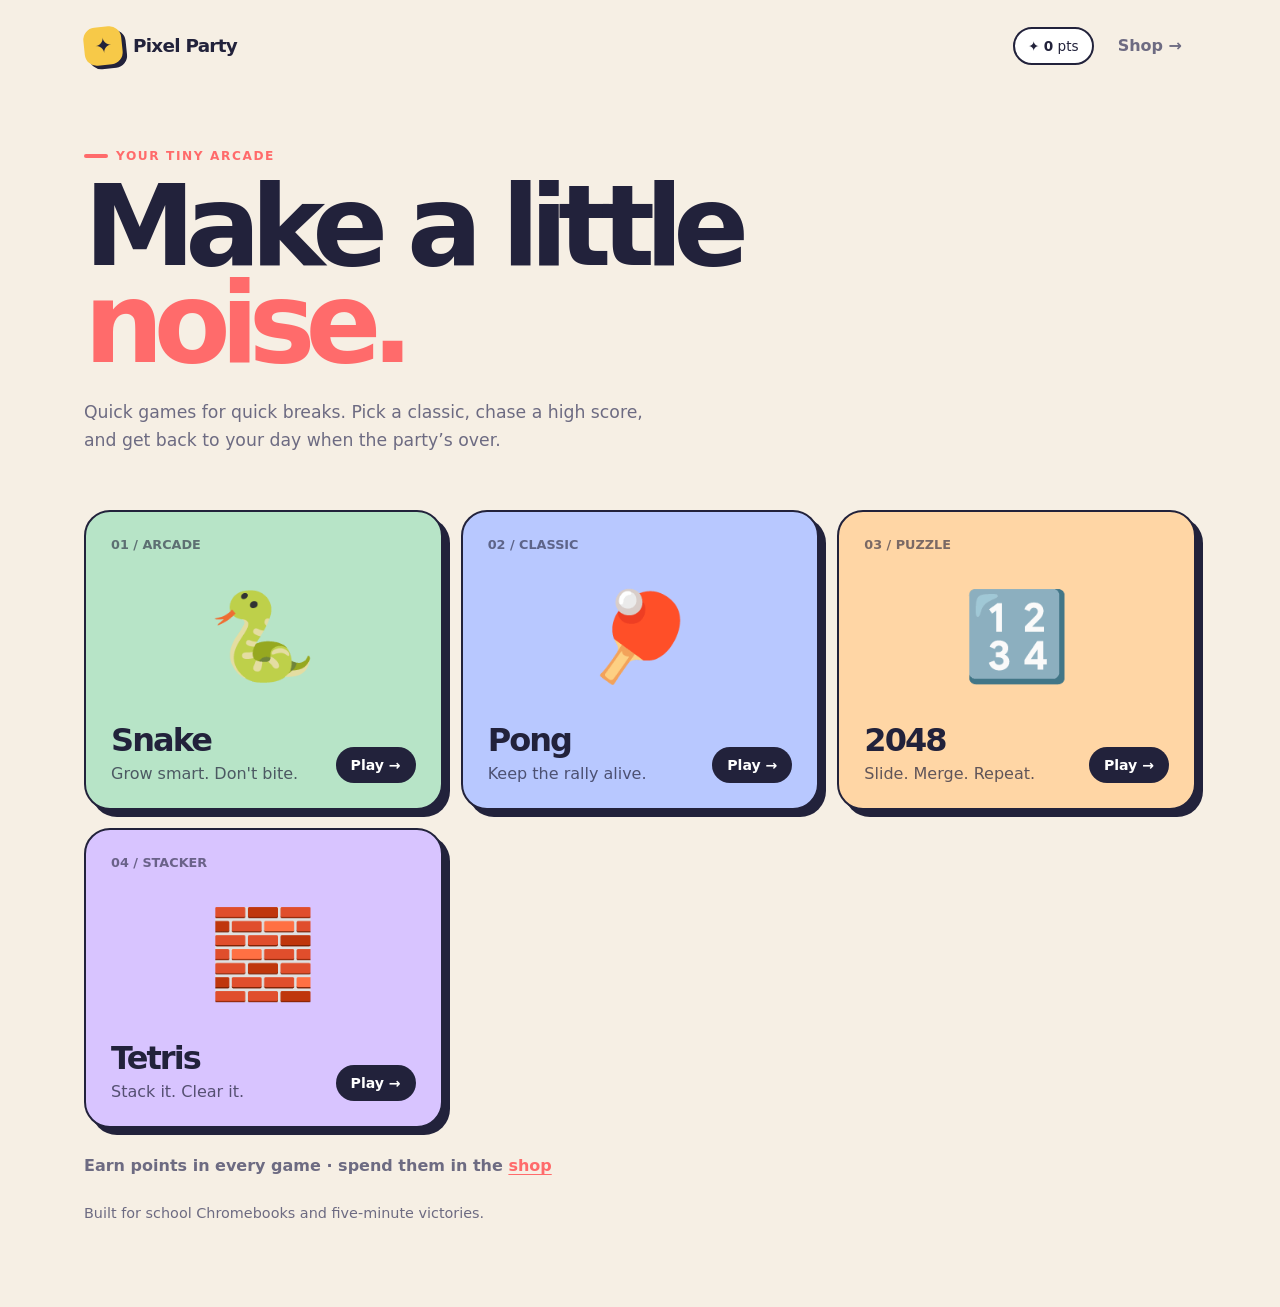
<file: index.html>
<!doctype html><html lang="en"><head><meta charset="utf-8"><meta name="viewport" content="width=device-width,initial-scale=1"><title>Pixel Party — Quick browser games</title><link rel="stylesheet" href="styles.css"><script src="progress.js"></script></head><body><div class="site-shell"><header class="topbar"><a class="brand" href="index.html"><span class="brand-mark">✦</span> Pixel Party</a><nav><span class="points-chip">✦ <strong data-points>0</strong> pts</span><a class="home-link" href="shop.html">Shop →</a></nav></header><main class="main"><section class="hero"><div class="eyebrow">Your tiny arcade</div><h1>Make a little <span>noise.</span></h1><p class="hero-copy">Quick games for quick breaks. Pick a classic, chase a high score, and get back to your day when the party’s over.</p></section><section class="game-grid" aria-label="Available games"><a class="game-card snake" href="snake.html"><div class="game-number">01 / ARCADE</div><div class="game-icon">🐍</div><div class="game-footer"><div><h2>Snake</h2><p>Grow smart. Don't bite.</p></div><span class="play-pill">Play →</span></div></a><a class="game-card pong" href="pong.html"><div class="game-number">02 / CLASSIC</div><div class="game-icon">🏓</div><div class="game-footer"><div><h2>Pong</h2><p>Keep the rally alive.</p></div><span class="play-pill">Play →</span></div></a><a class="game-card twenty" href="2048.html"><div class="game-number">03 / PUZZLE</div><div class="game-icon">🔢</div><div class="game-footer"><div><h2>2048</h2><p>Slide. Merge. Repeat.</p></div><span class="play-pill">Play →</span></div></a><a class="game-card tetris" href="tetris.html"><div class="game-number">04 / STACKER</div><div class="game-icon">🧱</div><div class="game-footer"><div><h2>Tetris</h2><p>Stack it. Clear it.</p></div><span class="play-pill">Play →</span></div></a></section><div class="earn-note">Earn points in every game · spend them in the <a href="shop.html">shop</a></div><p class="footer-note">Built for school Chromebooks and five-minute victories.</p></main></div></body></html>
</file>
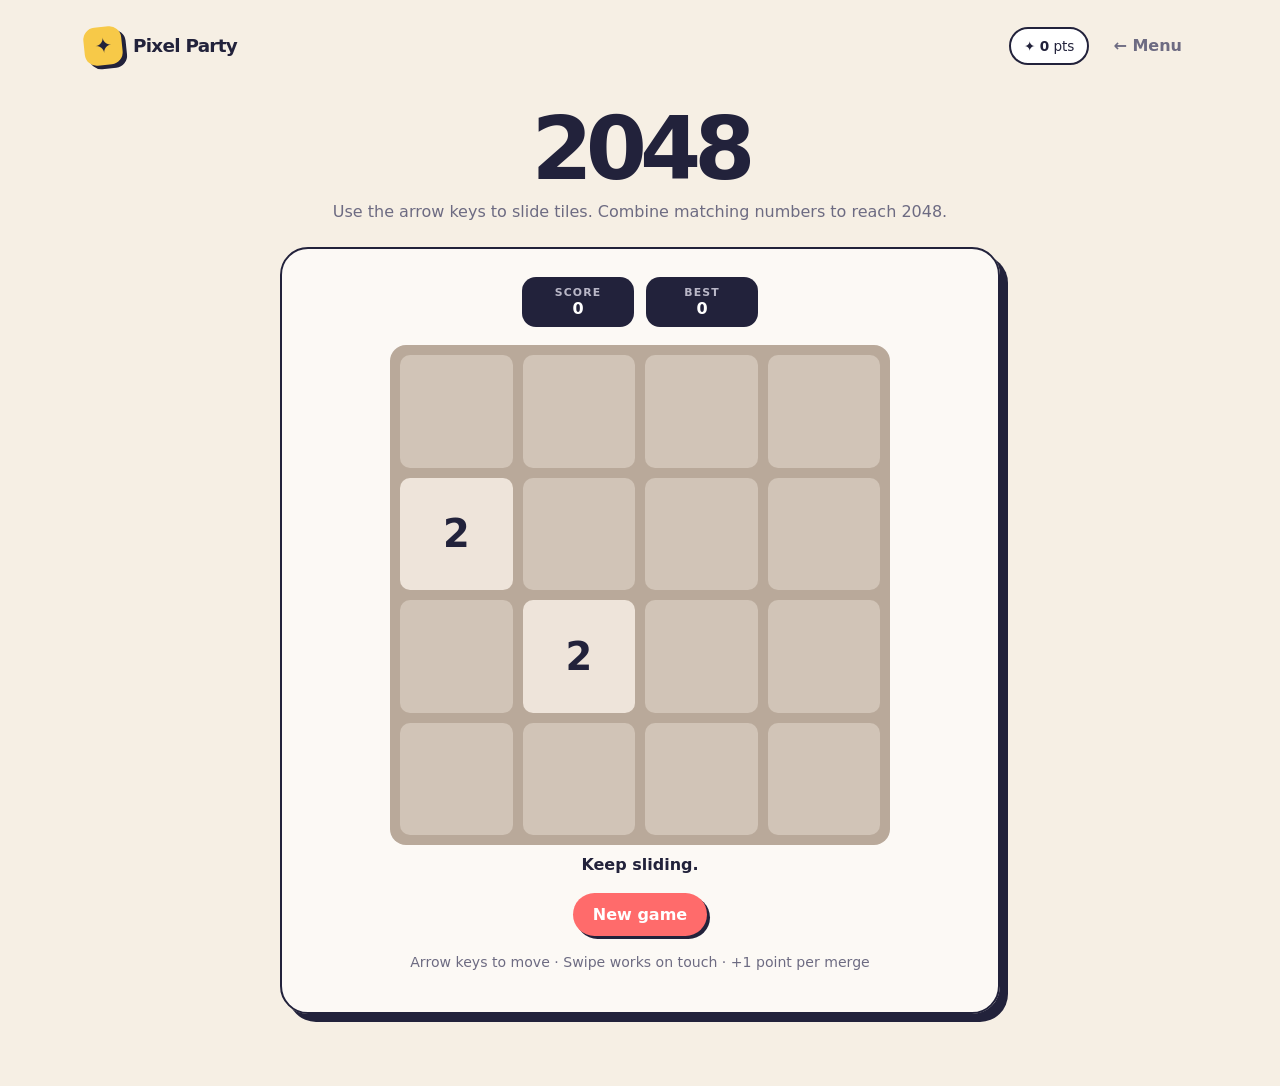
<file: 2048.html>
<!doctype html><html lang="en"><head><meta charset="utf-8"><meta name="viewport" content="width=device-width,initial-scale=1"><title>2048 — Pixel Party</title><link rel="stylesheet" href="styles.css"><script src="progress.js"></script></head><body><div class="site-shell"><header class="topbar"><a class="brand" href="index.html"><span class="brand-mark">✦</span> Pixel Party</a><nav><span class="points-chip">✦ <strong data-points>0</strong> pts</span><a class="home-link" href="index.html">← Menu</a></nav></header><main class="main game-main"><section class="game-wrap"><h1 class="game-title">2048</h1><p class="game-subtitle">Use the arrow keys to slide tiles. Combine matching numbers to reach 2048.</p><div class="game-panel"><div class="score-row"><div class="score-box"><small>Score</small><span id="score">0</span></div><div class="score-box"><small>Best</small><span id="best">0</span></div></div><div class="board-2048" id="board"></div><div id="status" class="status">Keep sliding.</div><button class="action-btn" id="restart">New game</button><p class="controls">Arrow keys to move · Swipe works on touch · +1 point per merge</p></div></section></main></div><script>let grid,score=0,best=+localStorage.game2048Best||0;const board=document.getElementById('board');document.getElementById('best').textContent=best;function stat(t){document.getElementById('status').textContent=t}function add(){let e=[];grid.forEach((r,y)=>r.forEach((v,x)=>{if(!v)e.push([x,y])}));if(e.length){let [x,y]=e[Math.floor(Math.random()*e.length)];grid[y][x]=Math.random()<.9?2:4}}function render(){board.innerHTML='';grid.flat().forEach(v=>{let t=document.createElement('div');t.className='tile';t.dataset.value=v||'';t.textContent=v||'';board.append(t)});document.getElementById('score').textContent=score;if(score>best){best=score;localStorage.game2048Best=best;document.getElementById('best').textContent=best}}function start(){grid=Array.from({length:4},()=>Array(4).fill(0));score=0;add();add();render();stat('Keep sliding.')}function canMove(){for(let y=0;y<4;y++)for(let x=0;x<4;x++)if(!grid[y][x]||grid[y][x+1]===grid[y][x]||grid[y+1]?.[x]===grid[y][x])return true;return false}function move(d){let old=JSON.stringify(grid),lines=[];for(let i=0;i<4;i++){let line=d==='left'||d==='right'?grid[i].slice():grid.map(r=>r[i]);if(d==='right'||d==='down')line.reverse();line=line.filter(Boolean);for(let j=0;j<line.length-1;j++)if(line[j]===line[j+1]){line[j]*=2;score+=line[j];PP.add(1);line.splice(j+1,1)}while(line.length<4)line.push(0);if(d==='right'||d==='down')line.reverse();lines.push(line)}for(let i=0;i<4;i++)if(d==='left'||d==='right')grid[i]=lines[i];else grid.forEach((r,j)=>r[i]=lines[j][i]);if(JSON.stringify(grid)!==old){add();render();if(grid.flat().includes(2048))stat('You found 2048! Keep going or start fresh.');else if(!canMove()){PP.add(20);stat('No more moves · +20 completion points!')}}}document.addEventListener('keydown',e=>{let d={'ArrowLeft':'left','ArrowRight':'right','ArrowUp':'up','ArrowDown':'down'}[e.key];if(d){e.preventDefault();move(d)}});let sx,sy;board.addEventListener('touchstart',e=>{sx=e.touches[0].clientX;sy=e.touches[0].clientY},{passive:true});board.addEventListener('touchend',e=>{let dx=e.changedTouches[0].clientX-sx,dy=e.changedTouches[0].clientY-sy;if(Math.max(Math.abs(dx),Math.abs(dy))<25)return;move(Math.abs(dx)>Math.abs(dy)?dx>0?'right':'left':dy>0?'down':'up')},{passive:true});document.getElementById('restart').onclick=start;start();</script></body></html>
</file>
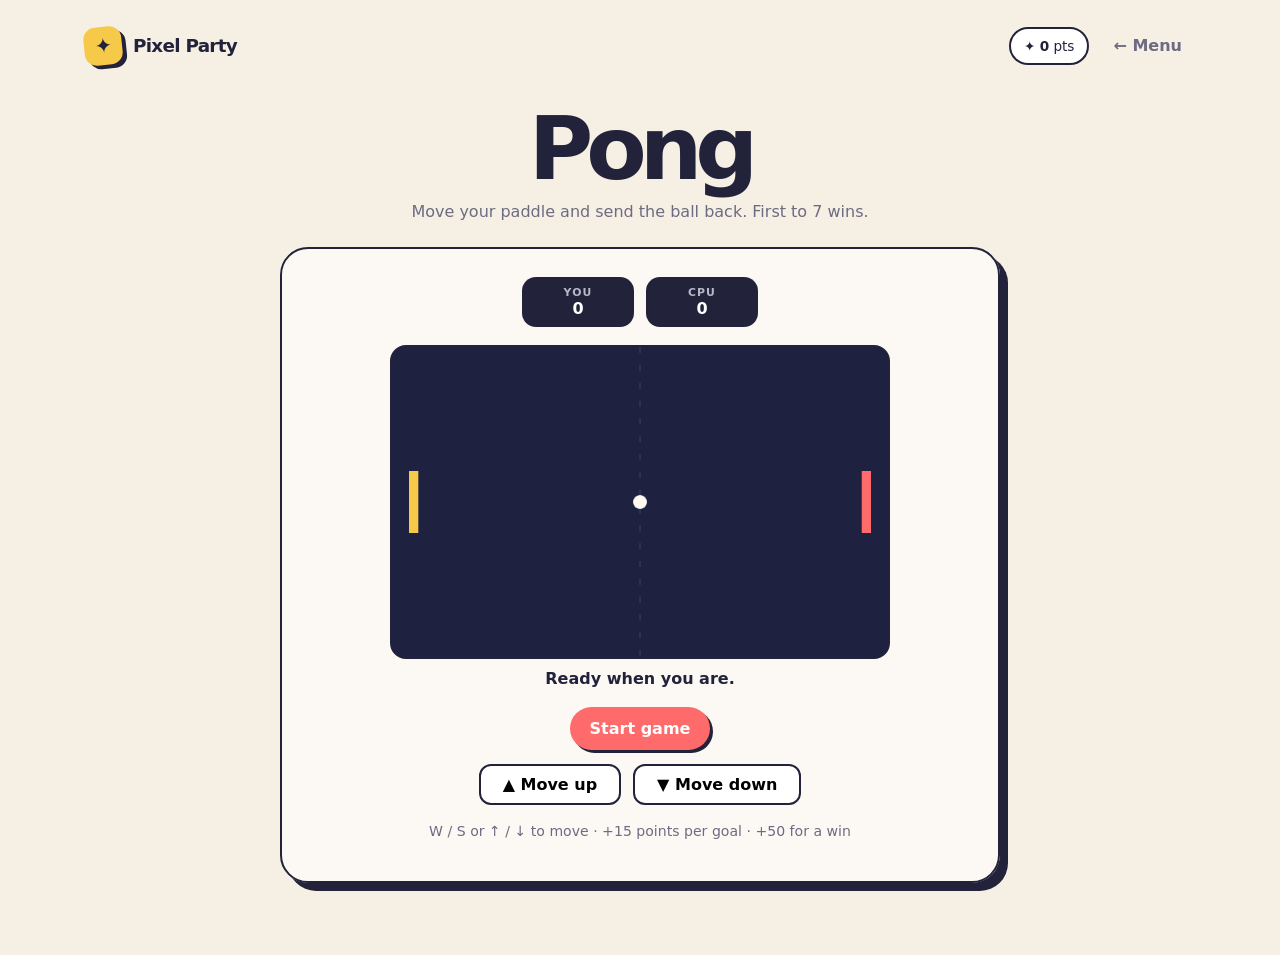
<file: pong.html>
<!doctype html><html lang="en"><head><meta charset="utf-8"><meta name="viewport" content="width=device-width,initial-scale=1"><title>Pong — Pixel Party</title><link rel="stylesheet" href="styles.css"><script src="progress.js"></script></head><body><div class="site-shell"><header class="topbar"><a class="brand" href="index.html"><span class="brand-mark">✦</span> Pixel Party</a><nav><span class="points-chip">✦ <strong data-points>0</strong> pts</span><a class="home-link" href="index.html">← Menu</a></nav></header><main class="main game-main"><section class="game-wrap"><h1 class="game-title">Pong</h1><p class="game-subtitle">Move your paddle and send the ball back. First to 7 wins.</p><div class="game-panel"><div class="score-row"><div class="score-box"><small>You</small><span id="you">0</span></div><div class="score-box"><small>CPU</small><span id="cpu">0</span></div></div><canvas class="pong-canvas" id="pong" width="640" height="400"></canvas><div id="status" class="status">Ready when you are.</div><button class="action-btn" id="start">Start game</button><div class="touch-controls"><button data-move="up">▲ Move up</button><button data-move="down">▼ Move down</button></div><p class="controls">W / S or ↑ / ↓ to move · +15 points per goal · +50 for a win</p></div></section></main></div><script>const c=document.getElementById('pong'),x=c.getContext('2d'),W=c.width,H=c.height;let you=0,cpu=0,py=160,ay=160,b={x:W/2,y:H/2,vx:5,vy:3},run=false,keys={};function stat(t){document.getElementById('status').textContent=t}function resetBall(d){b={x:W/2,y:H/2,vx:d*5,vy:(Math.random()>.5?1:-1)*3}}function draw(){x.fillStyle='#1e2140';x.fillRect(0,0,W,H);x.strokeStyle='rgba(255,255,255,.18)';x.setLineDash([8,15]);x.beginPath();x.moveTo(W/2,0);x.lineTo(W/2,H);x.stroke();x.setLineDash([]);x.fillStyle='#f7c948';x.fillRect(22,py,12,80);x.fillStyle='#ff6b6b';x.fillRect(W-34,ay,12,80);x.beginPath();x.arc(b.x,b.y,9,0,7);x.fillStyle='#fffaf2';x.fill()}function point(w){if(w==='you'){you++;PP.add(15)}else{cpu++;PP.add(5)}document.getElementById(w).textContent=w==='you'?you:cpu;if(you===7||cpu===7){run=false;if(you===7){PP.add(50);stat('You win! +50 bonus points.')}else stat('CPU wins · +5 points for the goal.');document.getElementById('start').textContent='Play again'}else resetBall(w==='you'?1:-1)}function tick(){if(!run)return;if(keys.ArrowUp||keys.w)py-=7;if(keys.ArrowDown||keys.s)py+=7;py=Math.max(0,Math.min(H-80,py));ay+=((b.y-40)-ay)*.075;b.x+=b.vx;b.y+=b.vy;if(b.y<9||b.y>H-9)b.vy*=-1;if(b.x<45&&b.x>25&&b.y>py-8&&b.y<py+88){b.vx=Math.abs(b.vx)*1.04;b.vy+=(b.y-(py+40))*.08}if(b.x>W-45&&b.x<W-25&&b.y>ay-8&&b.y<ay+88){b.vx=-Math.abs(b.vx)*1.04;b.vy+=(b.y-(ay+40))*.08}if(b.x<0)point('cpu');if(b.x>W)point('you');draw();requestAnimationFrame(tick)}document.addEventListener('keydown',e=>keys[e.key]=true);document.addEventListener('keyup',e=>keys[e.key]=false);document.querySelectorAll('[data-move]').forEach(el=>{let k=el.dataset.move==='up'?'ArrowUp':'ArrowDown';el.onpointerdown=()=>keys[k]=true;el.onpointerup=()=>keys[k]=false;el.onpointerleave=()=>keys[k]=false});document.getElementById('start').onclick=()=>{you=cpu=0;document.getElementById('you').textContent=0;document.getElementById('cpu').textContent=0;py=ay=160;resetBall(Math.random()>.5?1:-1);run=true;stat('Game on!');document.getElementById('start').textContent='Restart';requestAnimationFrame(tick)};draw();</script></body></html>
</file>
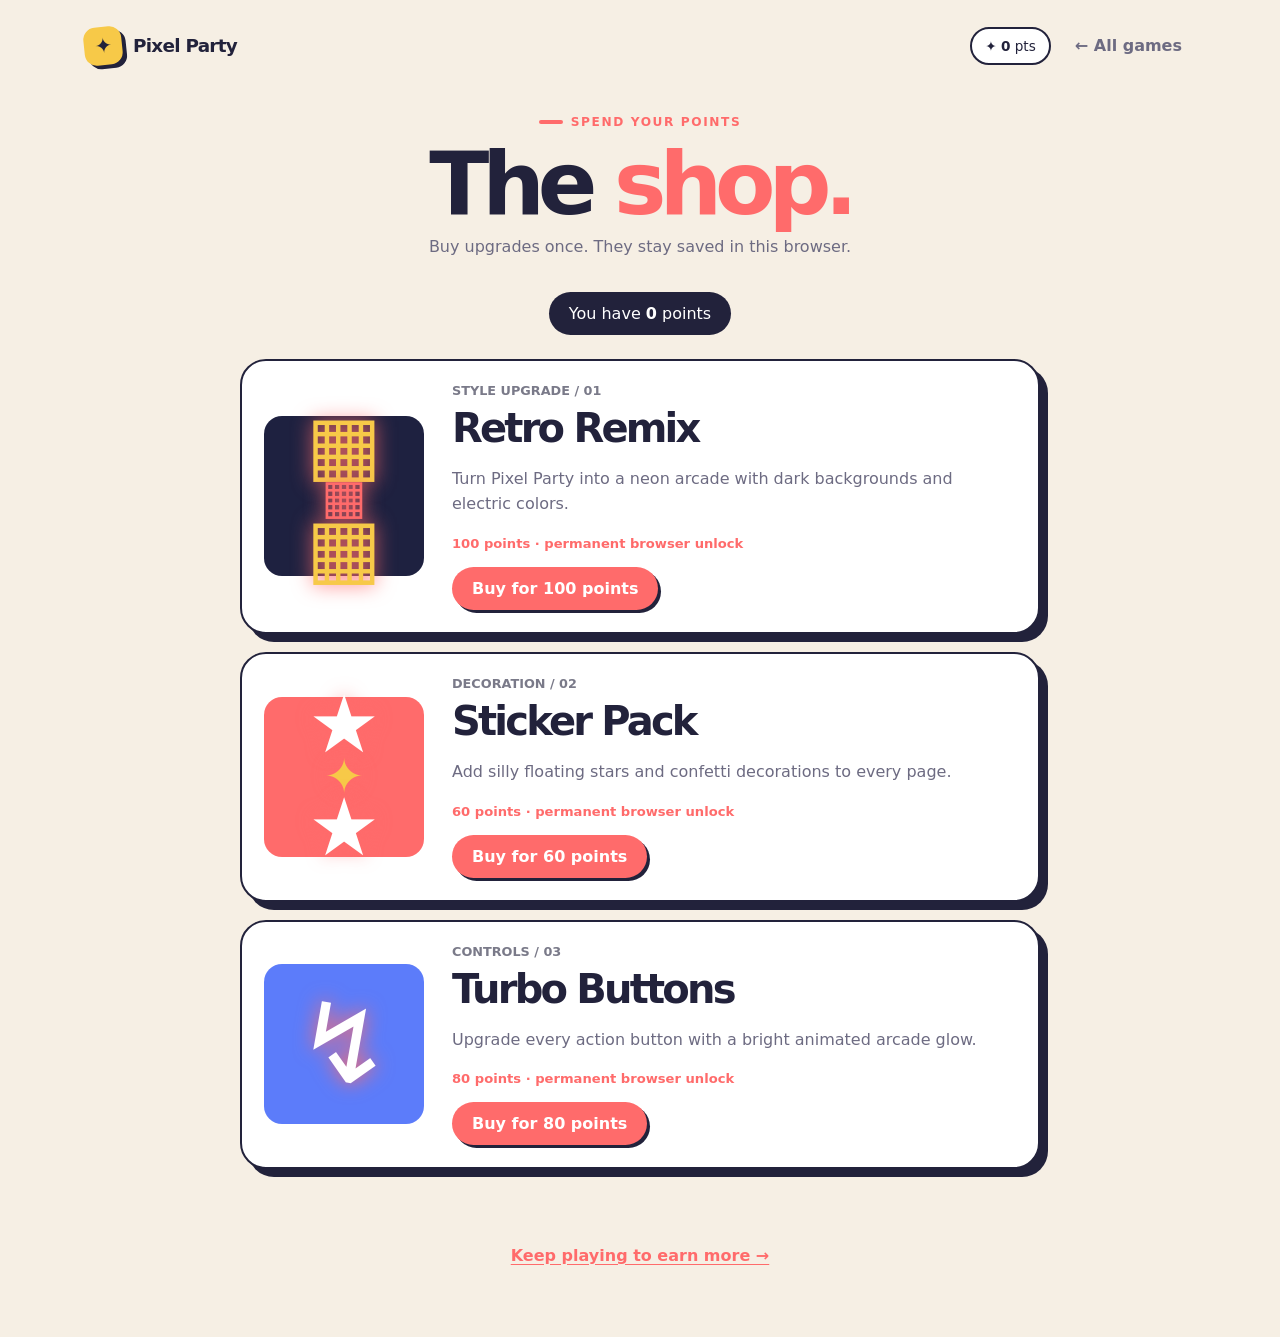
<file: shop.html>
<!doctype html><html lang="en"><head><meta charset="utf-8"><meta name="viewport" content="width=device-width,initial-scale=1"><title>Shop — Pixel Party</title><link rel="stylesheet" href="styles.css"><script src="progress.js"></script></head><body><div class="site-shell"><header class="topbar"><a class="brand" href="index.html"><span class="brand-mark">✦</span> Pixel Party</a><nav><span class="points-chip">✦ <strong data-points>0</strong> pts</span><a class="home-link" href="index.html">← All games</a></nav></header><main class="main game-main"><section class="shop-wrap"><div class="eyebrow">Spend your points</div><h1 class="game-title">The <span>shop.</span></h1><p class="game-subtitle">Buy upgrades once. They stay saved in this browser.</p><div class="points-banner">You have <strong data-points>0</strong> points</div><div class="shop-grid"><article class="shop-card"><div class="shop-preview retro-preview">▦<span>▦</span>▦</div><div><div class="game-number">STYLE UPGRADE / 01</div><h2>Retro Remix</h2><p>Turn Pixel Party into a neon arcade with dark backgrounds and electric colors.</p><span class="shop-status" data-shop-status="retro" data-cost="100"></span><br><button class="action-btn shop-buy" data-shop-key="retro" data-cost="100">Buy for 100 points</button></div></article><article class="shop-card"><div class="shop-preview sticker-preview">★<span>✦</span>★</div><div><div class="game-number">DECORATION / 02</div><h2>Sticker Pack</h2><p>Add silly floating stars and confetti decorations to every page.</p><span class="shop-status" data-shop-status="stickers" data-cost="60"></span><br><button class="action-btn shop-buy" data-shop-key="stickers" data-cost="60">Buy for 60 points</button></div></article><article class="shop-card"><div class="shop-preview turbo-preview">↯</div><div><div class="game-number">CONTROLS / 03</div><h2>Turbo Buttons</h2><p>Upgrade every action button with a bright animated arcade glow.</p><span class="shop-status" data-shop-status="turbo" data-cost="80"></span><br><button class="action-btn shop-buy" data-shop-key="turbo" data-cost="80">Buy for 80 points</button></div></article></div><p id="message" class="status"></p><a class="back-link" href="index.html">Keep playing to earn more →</a></section></main></div><script>document.querySelectorAll('.shop-buy').forEach(button=>button.onclick=()=>{let key=button.dataset.shopKey,cost=+button.dataset.cost;if(PP.owned(key)){document.getElementById('message').textContent='You already own this upgrade.';return}if(PP.buy(key,cost))document.getElementById('message').textContent='Purchased! Your upgrade is now active.';else document.getElementById('message').textContent='Not enough points yet — play another game first.'});</script></body></html>
</file>
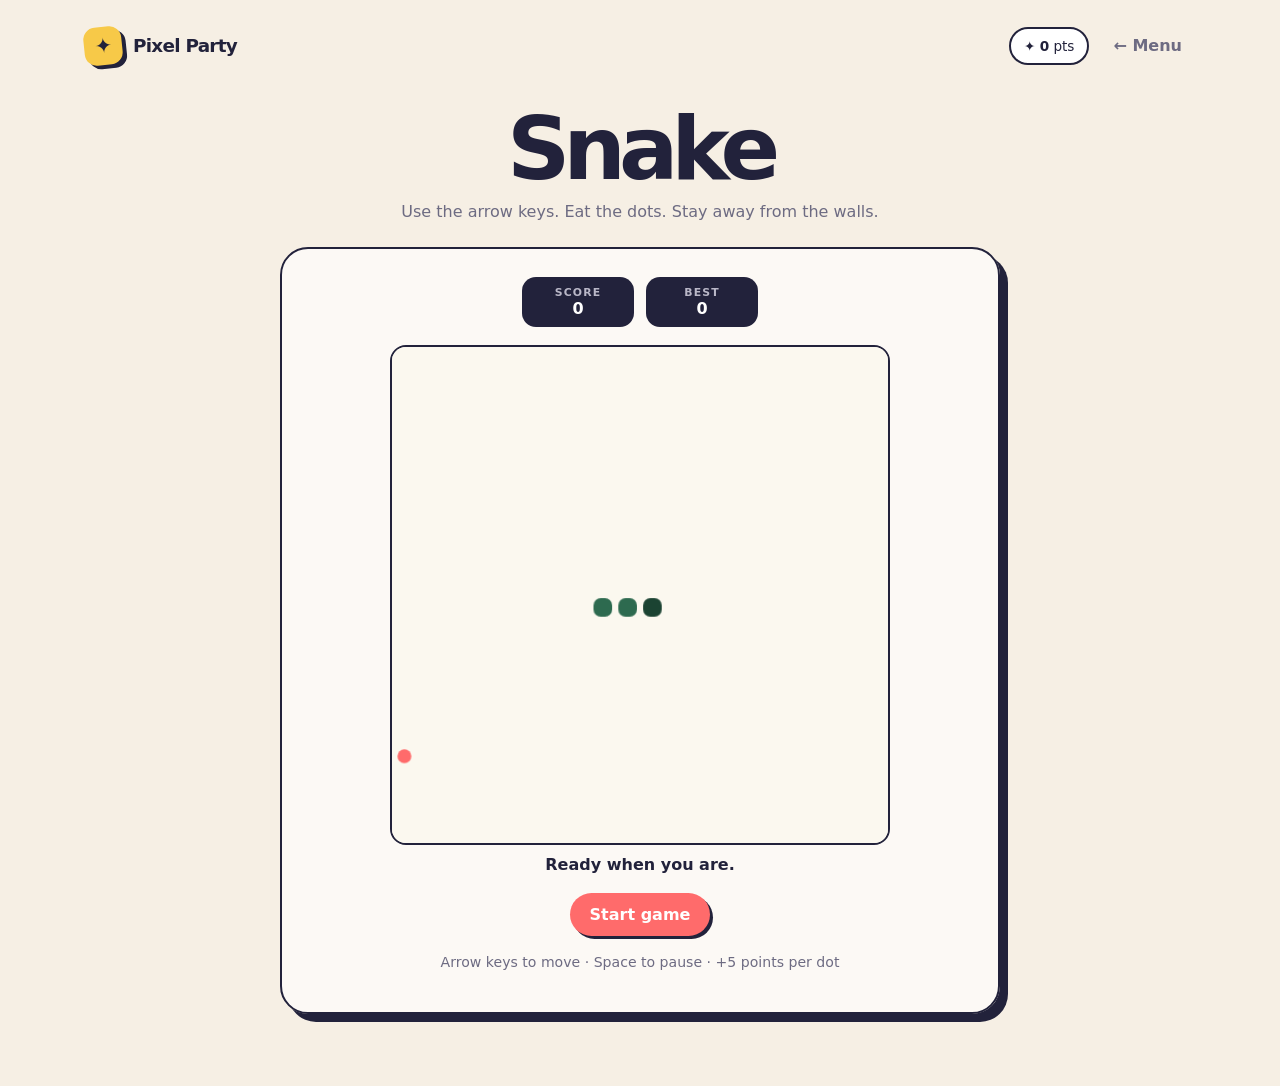
<file: snake.html>
<!doctype html><html lang="en"><head><meta charset="utf-8"><meta name="viewport" content="width=device-width,initial-scale=1"><title>Snake — Pixel Party</title><link rel="stylesheet" href="styles.css"><script src="progress.js"></script></head><body><div class="site-shell"><header class="topbar"><a class="brand" href="index.html"><span class="brand-mark">✦</span> Pixel Party</a><nav><span class="points-chip">✦ <strong data-points>0</strong> pts</span><a class="home-link" href="index.html">← Menu</a></nav></header><main class="main game-main"><section class="game-wrap"><h1 class="game-title">Snake</h1><p class="game-subtitle">Use the arrow keys. Eat the dots. Stay away from the walls.</p><div class="game-panel"><div class="score-row"><div class="score-box"><small>Score</small><span id="score">0</span></div><div class="score-box"><small>Best</small><span id="best">0</span></div></div><canvas id="game" width="480" height="480"></canvas><div id="status" class="status">Ready when you are.</div><button class="action-btn" id="restart">Start game</button><p class="controls">Arrow keys to move · Space to pause · +5 points per dot</p></div></section></main></div><script>const c=document.getElementById('game'),x=c.getContext('2d'),N=20,S=c.width/N;let snake,food,dir,next,score,run=false,paused=false,best=+localStorage.snakeBest||0;document.getElementById('best').textContent=best;function stat(t){document.getElementById('status').textContent=t}function place(){do{food={x:Math.floor(Math.random()*N),y:Math.floor(Math.random()*N)}}while(snake.some(p=>p.x===food.x&&p.y===food.y))}function draw(){x.fillStyle='#fbf8ef';x.fillRect(0,0,c.width,c.height);x.fillStyle='#ff6b6b';x.beginPath();x.arc(food.x*S+S/2,food.y*S+S/2,S*.28,0,7);x.fill();snake.forEach((p,i)=>{x.fillStyle=i?'#2d6a4f':'#1b4332';x.beginPath();x.roundRect(p.x*S+3,p.y*S+3,S-6,S-6,7);x.fill()})}function reset(){snake=[{x:10,y:10},{x:9,y:10},{x:8,y:10}];dir={x:1,y:0};next=dir;score=0;run=false;paused=false;place();draw();document.getElementById('score').textContent=0;stat('Ready when you are.');document.getElementById('restart').textContent='Start game'}function tick(){if(!run||paused)return;dir=next;let h={x:snake[0].x+dir.x,y:snake[0].y+dir.y};if(h.x<0||h.x>=N||h.y<0||h.y>=N||snake.some(p=>p.x===h.x&&p.y===h.y)){run=false;PP.add(10);stat('Game over · +10 points for playing!');document.getElementById('restart').textContent='Play again';return}snake.unshift(h);if(h.x===food.x&&h.y===food.y){score++;PP.add(5);document.getElementById('score').textContent=score;if(score>best){best=score;localStorage.snakeBest=best;document.getElementById('best').textContent=best}place()}else snake.pop();draw()}document.addEventListener('keydown',e=>{let k=e.key;if(['ArrowUp','ArrowDown','ArrowLeft','ArrowRight',' '].includes(k))e.preventDefault();if(k===' ')paused=!paused;if(k==='ArrowUp'&&dir.y!==1)next={x:0,y:-1};if(k==='ArrowDown'&&dir.y!==-1)next={x:0,y:1};if(k==='ArrowLeft'&&dir.x!==1)next={x:-1,y:0};if(k==='ArrowRight'&&dir.x!==-1)next={x:1,y:0}});document.getElementById('restart').onclick=()=>{reset();run=true;document.getElementById('restart').textContent='Restart';stat('Go!')};reset();setInterval(tick,115);</script></body></html>
</file>
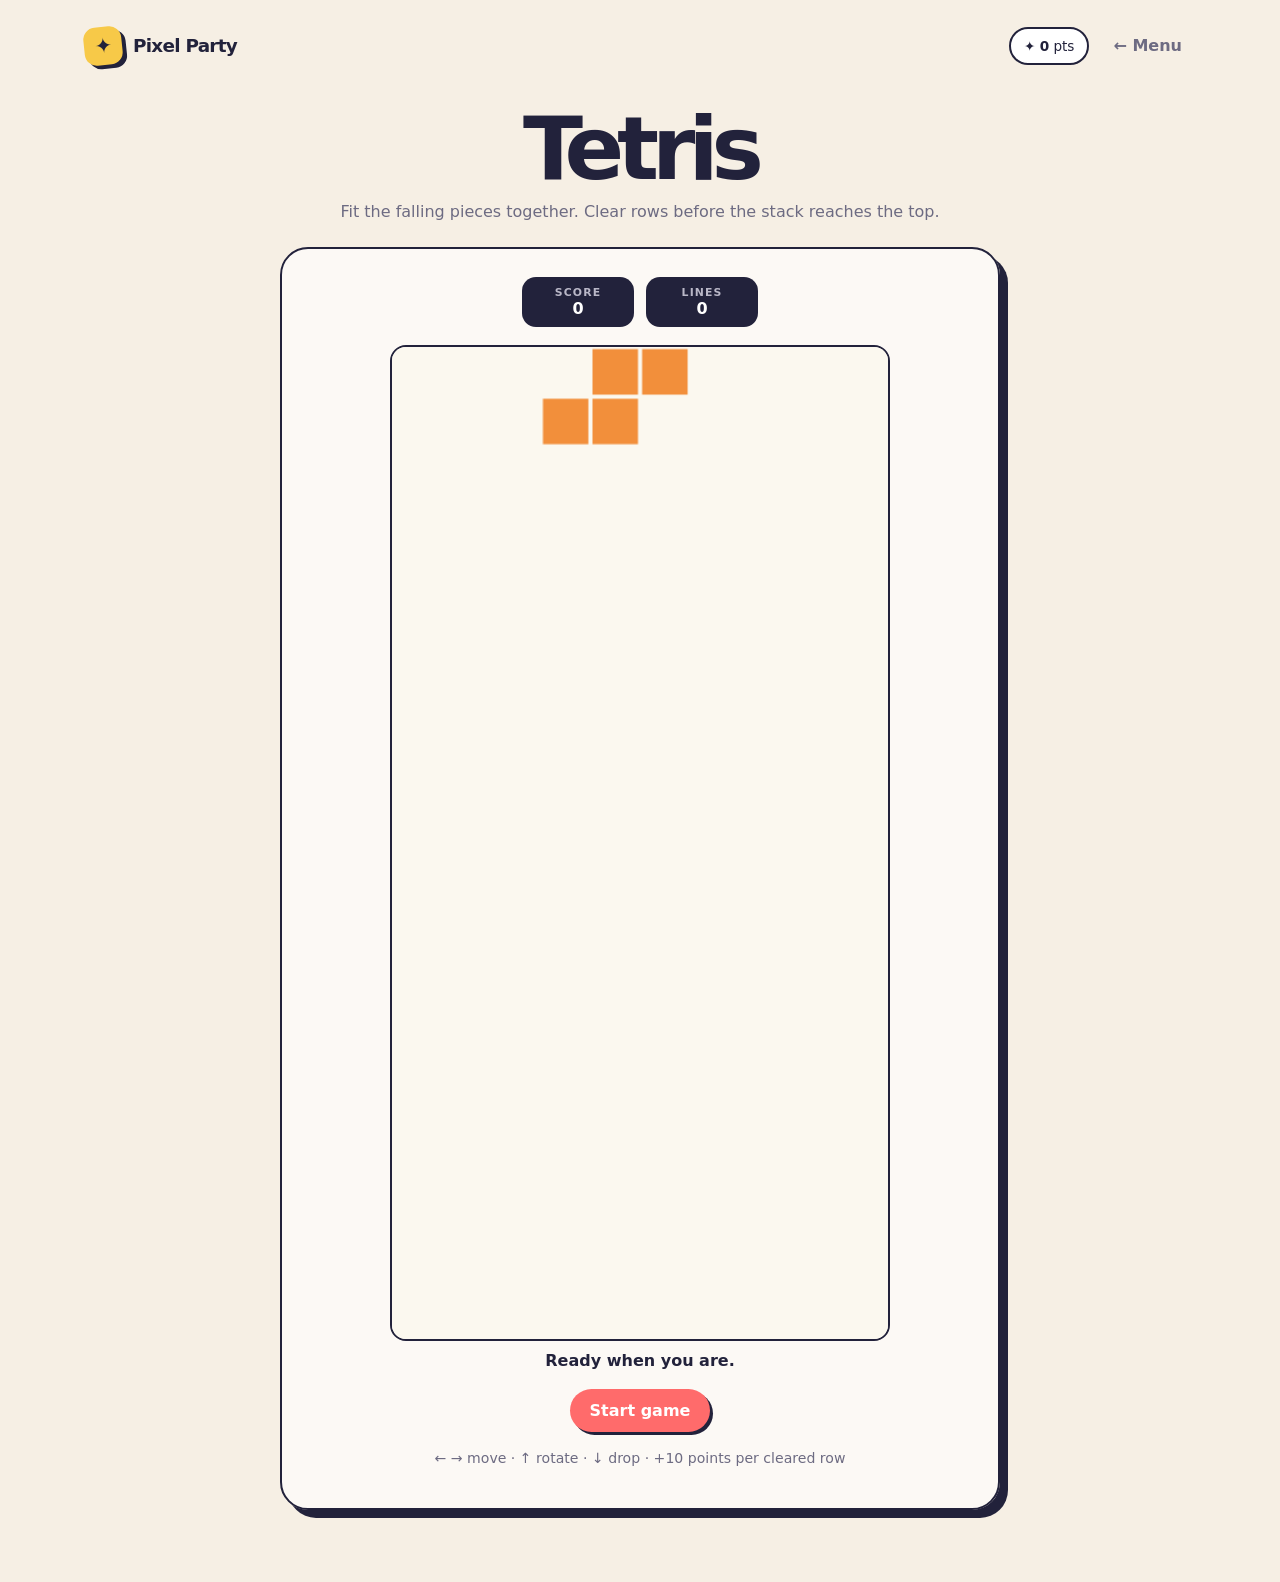
<file: tetris.html>
<!doctype html><html lang="en"><head><meta charset="utf-8"><meta name="viewport" content="width=device-width,initial-scale=1"><title>Tetris — Pixel Party</title><link rel="stylesheet" href="styles.css"><script src="progress.js"></script></head><body><div class="site-shell"><header class="topbar"><a class="brand" href="index.html"><span class="brand-mark">✦</span> Pixel Party</a><nav><span class="points-chip">✦ <strong data-points>0</strong> pts</span><a class="home-link" href="index.html">← Menu</a></nav></header><main class="main game-main"><section class="game-wrap"><h1 class="game-title">Tetris</h1><p class="game-subtitle">Fit the falling pieces together. Clear rows before the stack reaches the top.</p><div class="game-panel"><div class="score-row"><div class="score-box"><small>Score</small><span id="score">0</span></div><div class="score-box"><small>Lines</small><span id="lines">0</span></div></div><canvas id="tetris" width="240" height="480" aria-label="Tetris game"></canvas><div id="status" class="status">Ready when you are.</div><button class="action-btn" id="start">Start game</button><p class="controls">← → move · ↑ rotate · ↓ drop · +10 points per cleared row</p></div></section></main></div><script>
const c=document.getElementById('tetris'),x=c.getContext('2d'),cols=10,rows=20,cell=24,colors=['#5c7cfa','#f7c948','#ff6b6b','#52b788','#8e6cff','#f28f3b','#4cc9f0'];const shapes=[[[1,1,1,1]],[[1,1],[1,1]],[[0,1,0],[1,1,1]],[[1,0,0],[1,1,1]],[[0,0,1],[1,1,1]],[[0,1,1],[1,1,0]],[[1,1,0],[0,1,1]]];let board,piece,px,py,score=0,lines=0,run=false,dropTimer;
function stat(t){document.getElementById('status').textContent=t}function reset(){board=Array.from({length:rows},()=>Array(cols).fill(0));score=lines=0;document.getElementById('score').textContent=0;document.getElementById('lines').textContent=0;spawn();draw();stat('Ready when you are.')}function spawn(){let n=Math.floor(Math.random()*shapes.length);piece=shapes[n].map(r=>r.slice());piece.color=colors[n];px=3;py=0;if(hit(piece,px,py)){run=false;PP.add(15);stat('Game over · +15 points for playing!');document.getElementById('start').textContent='Play again'}}function hit(shape,ox,oy){return shape.some((r,y)=>r.some((v,z)=>v&&(ox+z<0||ox+z>=cols||oy+y>=rows||oy+y>=0&&board[oy+y][ox+z])))}function rotate(){let r=piece.map((_,i)=>piece.map(row=>row[i]).reverse());r.color=piece.color;if(!hit(r,px,py))piece=r}function merge(){piece.forEach((r,y)=>r.forEach((v,z)=>{if(v&&py+y>=0)board[py+y][px+z]=piece.color}));let cleared=0;board=board.filter(r=>{if(r.every(Boolean)){cleared++;return false}return true});while(board.length<rows)board.unshift(Array(cols).fill(0));if(cleared){lines+=cleared;score+=cleared*10;PP.add(cleared*10);document.getElementById('score').textContent=score;document.getElementById('lines').textContent=lines}spawn()}function step(){if(!run)return;if(!hit(piece,px,py+1))py++;else merge();draw()}function draw(){x.fillStyle='#fbf8ef';x.fillRect(0,0,c.width,c.height);board.forEach((r,y)=>r.forEach((v,z)=>{if(v){x.fillStyle=v;x.fillRect(z*cell+1,y*cell+1,cell-2,cell-2)}}));if(piece)piece.forEach((r,y)=>r.forEach((v,z)=>{if(v){x.fillStyle=piece.color;x.fillRect((px+z)*cell+1,(py+y)*cell+1,cell-2,cell-2)}}))}function start(){reset();run=true;document.getElementById('start').textContent='Restart';stat('Go!');clearInterval(dropTimer);dropTimer=setInterval(step,600)}document.addEventListener('keydown',e=>{if(!run)return;if(['ArrowLeft','ArrowRight','ArrowDown','ArrowUp',' '].includes(e.key))e.preventDefault();if(e.key==='ArrowLeft'&&!hit(piece,px-1,py))px--;if(e.key==='ArrowRight'&&!hit(piece,px+1,py))px++;if(e.key==='ArrowUp')rotate();if(e.key==='ArrowDown')step();if(e.key===' '){while(!hit(piece,px,py+1))py++;step()}draw()});document.getElementById('start').onclick=start;reset();
</script></body></html>
</file>
<file: styles.css>
:root{--ink:#22223b;--muted:#6d6b82;--cream:#f6efe4;--yellow:#f7c948;--coral:#ff6b6b;--line:rgba(34,34,59,.12);font-family:Inter,ui-sans-serif,system-ui,-apple-system,BlinkMacSystemFont,"Segoe UI",sans-serif;color:var(--ink);background:var(--cream)}
*{box-sizing:border-box}body{margin:0;min-width:320px;background:var(--cream)}button,a{font:inherit}a{color:inherit;text-decoration:none}button{cursor:pointer}
.site-shell{min-height:100vh;overflow:hidden;position:relative}.site-shell:before,.site-shell:after{content:"";position:fixed;z-index:-1;border-radius:50%;opacity:.55}.site-shell:before{width:330px;height:330px;background:#ffe6a7;top:-120px;right:-80px}.site-shell:after{width:280px;height:280px;background:#d8f3dc;bottom:-110px;left:-90px}
.topbar{max-width:1160px;margin:auto;padding:26px 24px;display:flex;align-items:center;justify-content:space-between}.brand{display:inline-flex;align-items:center;gap:11px;font-weight:900;letter-spacing:-.04em;font-size:1.15rem}.brand-mark{display:grid;place-items:center;width:38px;height:38px;border-radius:12px;color:var(--ink);background:var(--yellow);box-shadow:4px 4px 0 var(--ink);transform:rotate(-6deg);font-size:1.3rem}.home-link{font-weight:800;color:var(--muted);padding:10px 14px;border-radius:999px;transition:.2s}.home-link:hover{color:var(--ink);background:#fff}
.main{max-width:1160px;margin:auto;padding:52px 24px 72px}.hero{max-width:760px;margin-bottom:55px}.eyebrow{display:inline-flex;gap:8px;align-items:center;font-size:.76rem;font-weight:900;letter-spacing:.13em;text-transform:uppercase;color:var(--coral);margin-bottom:15px}.eyebrow:before{content:"";width:24px;height:4px;border-radius:99px;background:var(--coral)}h1{margin:0;font-size:clamp(3.5rem,9vw,7rem);line-height:.87;letter-spacing:-.09em;max-width:800px}h1 span{color:var(--coral)}.hero-copy{max-width:560px;color:var(--muted);font-size:1.08rem;line-height:1.65;margin:25px 0 0}
.game-grid{display:grid;grid-template-columns:repeat(3,1fr);gap:18px}.game-card{position:relative;min-height:300px;padding:25px;border:2px solid var(--ink);border-radius:26px;overflow:hidden;display:flex;flex-direction:column;justify-content:space-between;box-shadow:7px 7px 0 var(--ink);transition:transform .2s,box-shadow .2s}.game-card:hover{transform:translate(-3px,-4px) rotate(-1deg);box-shadow:11px 11px 0 var(--ink)}.game-card.snake{background:#b7e4c7}.game-card.pong{background:#b8c8ff}.game-card.twenty{background:#ffd6a5}.game-number{font-size:.8rem;font-weight:900;opacity:.6}.game-icon{align-self:center;display:grid;place-items:center;width:128px;height:128px;font-size:5.4rem;line-height:1}.game-card h2{margin:0;font-size:2rem;letter-spacing:-.06em}.game-card p{margin:5px 0 0;color:rgba(34,34,59,.72)}.game-footer{display:flex;justify-content:space-between;align-items:end;gap:10px}.play-pill{align-self:flex-end;background:var(--ink);color:white;border-radius:99px;padding:10px 15px;font-weight:800;font-size:.88rem}.footer-note{color:var(--muted);font-size:.9rem;margin-top:30px}
.game-main{display:grid;place-items:center;padding-top:18px}.game-wrap{width:min(100%,720px);text-align:center}.game-title{font-size:clamp(3rem,8vw,5.5rem);margin:0;letter-spacing:-.08em;line-height:.9}.game-subtitle{color:var(--muted);margin:14px 0 26px}.game-panel{background:rgba(255,255,255,.65);border:2px solid var(--ink);border-radius:28px;padding:clamp(16px,4vw,28px);box-shadow:8px 8px 0 var(--ink)}.score-row{display:flex;justify-content:center;gap:12px;flex-wrap:wrap;margin-bottom:18px}.score-box{background:var(--ink);color:white;border-radius:14px;padding:9px 17px;min-width:112px;font-weight:900}.score-box small{display:block;color:#b9b7c7;font-size:.68rem;text-transform:uppercase;letter-spacing:.1em}canvas{display:block;width:min(100%,500px);height:auto;margin:auto;border:2px solid var(--ink);border-radius:16px;background:#fbf8ef}.controls{margin-top:18px;color:var(--muted);font-size:.88rem}.action-btn{border:0;border-radius:999px;color:white;background:var(--coral);padding:12px 20px;font-weight:900;margin-top:15px;box-shadow:3px 3px 0 var(--ink);transition:.15s}.action-btn:hover{transform:translate(-1px,-1px);box-shadow:5px 5px 0 var(--ink)}.status{min-height:1.4em;font-weight:800;margin-top:10px}
.board-2048{width:min(100%,500px);margin:auto;background:#b9a99a;border-radius:16px;padding:10px;display:grid;grid-template-columns:repeat(4,1fr);gap:10px;aspect-ratio:1}.tile{display:grid;place-items:center;background:rgba(238,228,218,.45);border-radius:10px;font-weight:900;font-size:clamp(1.4rem,6vw,2.4rem);aspect-ratio:1;color:var(--ink)}.tile[data-value="2"]{background:#eee4da}.tile[data-value="4"]{background:#ede0c8}.tile[data-value="8"]{background:#f2b179;color:white}.tile[data-value="16"]{background:#f59563;color:white}.tile[data-value="32"]{background:#f67c5f;color:white}.tile[data-value="64"]{background:#f65e3b;color:white}.tile[data-value="128"],.tile[data-value="256"],.tile[data-value="512"],.tile[data-value="1024"],.tile[data-value="2048"]{background:#8e6cff;color:white;font-size:clamp(1rem,4vw,1.8rem)}.pong-canvas{background:#1e2140}.touch-controls{display:flex;justify-content:center;gap:12px;margin-top:14px}.touch-controls button{border:2px solid var(--ink);border-radius:12px;background:white;padding:9px 22px;font-weight:900}
@media(max-width:760px){.topbar{padding:18px}.main{padding:38px 18px 56px}.game-grid{grid-template-columns:1fr}.game-card{min-height:240px}.game-icon{position:absolute;right:24px;top:48px;width:92px;height:92px;font-size:4rem}h1{font-size:clamp(3.4rem,19vw,6rem)}}
.topbar nav{display:flex;align-items:center;gap:10px}.points-chip{background:#fff;border:2px solid var(--ink);border-radius:999px;padding:9px 13px;font-size:.85rem}.earn-note{margin-top:28px;color:var(--muted);font-weight:700}.earn-note a,.back-link{color:var(--coral);text-decoration:underline;text-underline-offset:3px}.shop-wrap{width:min(100%,800px);text-align:center}.shop-wrap h1 span{color:var(--coral)}.points-banner{display:inline-block;background:var(--ink);color:#fff;border-radius:999px;padding:12px 20px;margin:10px 0 24px}.shop-card{display:grid;grid-template-columns:220px 1fr;gap:28px;text-align:left;align-items:center;background:#fff;border:2px solid var(--ink);border-radius:26px;padding:22px;box-shadow:8px 8px 0 var(--ink)}.shop-preview{height:210px;border-radius:18px;display:grid;place-items:center;background:#1e2140;color:#f7c948;font-size:5rem;line-height:.4;text-shadow:0 0 20px #ff6b6b}.shop-preview span{color:#ff6b6b;font-size:3rem}.shop-card h2{font-size:2.5rem;letter-spacing:-.07em;margin:7px 0}.shop-card p{color:var(--muted);line-height:1.55}.shop-status{font-size:.82rem;font-weight:900;color:var(--coral)}.back-link{display:inline-block;margin-top:28px;font-weight:900}.retro{--cream:#090b1c;--ink:#f7c948;--muted:#a9b0d0;background:#090b1c}.retro .site-shell:before{background:#482080}.retro .site-shell:after{background:#003b46}.retro .topbar,.retro .game-card,.retro .game-panel,.retro .shop-card{filter:saturate(1.3)}.retro .brand-mark{background:#ff6b6b;color:#090b1c;box-shadow:4px 4px 0 #5c7cfa}.retro .game-card{border-color:#f7c948;box-shadow:7px 7px 0 #5c7cfa}.retro .game-card.snake{background:#123b3a}.retro .game-card.pong{background:#242a63}.retro .game-card.twenty{background:#663d19}.retro .home-link:hover,.retro .points-chip{background:#171b3d}.retro .shop-card{background:#121630;border-color:#f7c948}.retro .shop-preview{background:#090b1c}.retro .game-panel{background:rgba(18,22,48,.82);border-color:#f7c948}.retro .score-box{background:#f7c948;color:#090b1c}
.shop-grid{display:grid;gap:18px}.shop-grid .shop-card{grid-template-columns:160px 1fr}.shop-grid .shop-preview{height:160px}.sticker-preview{background:#ff6b6b;color:#fff}.sticker-preview span{color:#f7c948}.turbo-preview{background:#5c7cfa;color:#fff;font-size:7rem}.shop-buy:disabled{opacity:.7;cursor:default}.turbo .action-btn{background:#5c7cfa;box-shadow:0 0 0 3px #f7c948,0 0 18px #5c7cfa}.stickers .site-shell:before{box-shadow:0 0 0 20px #ff6b6b,0 0 0 38px #f7c948}.stickers .site-shell:after{box-shadow:0 0 0 18px #5c7cfa,0 0 0 36px #ff6b6b}.stickers .hero:after{content:'✦  ✧  ★';display:block;color:var(--coral);font-size:2rem;letter-spacing:1.2rem;margin-top:20px}
@media(max-width:760px){.shop-card,.shop-grid .shop-card{grid-template-columns:1fr}.shop-preview,.shop-grid .shop-preview{height:130px}}
.game-card.tetris{background:#d8c4ff}.retro .game-card.tetris{background:#3d286d}
</file>
